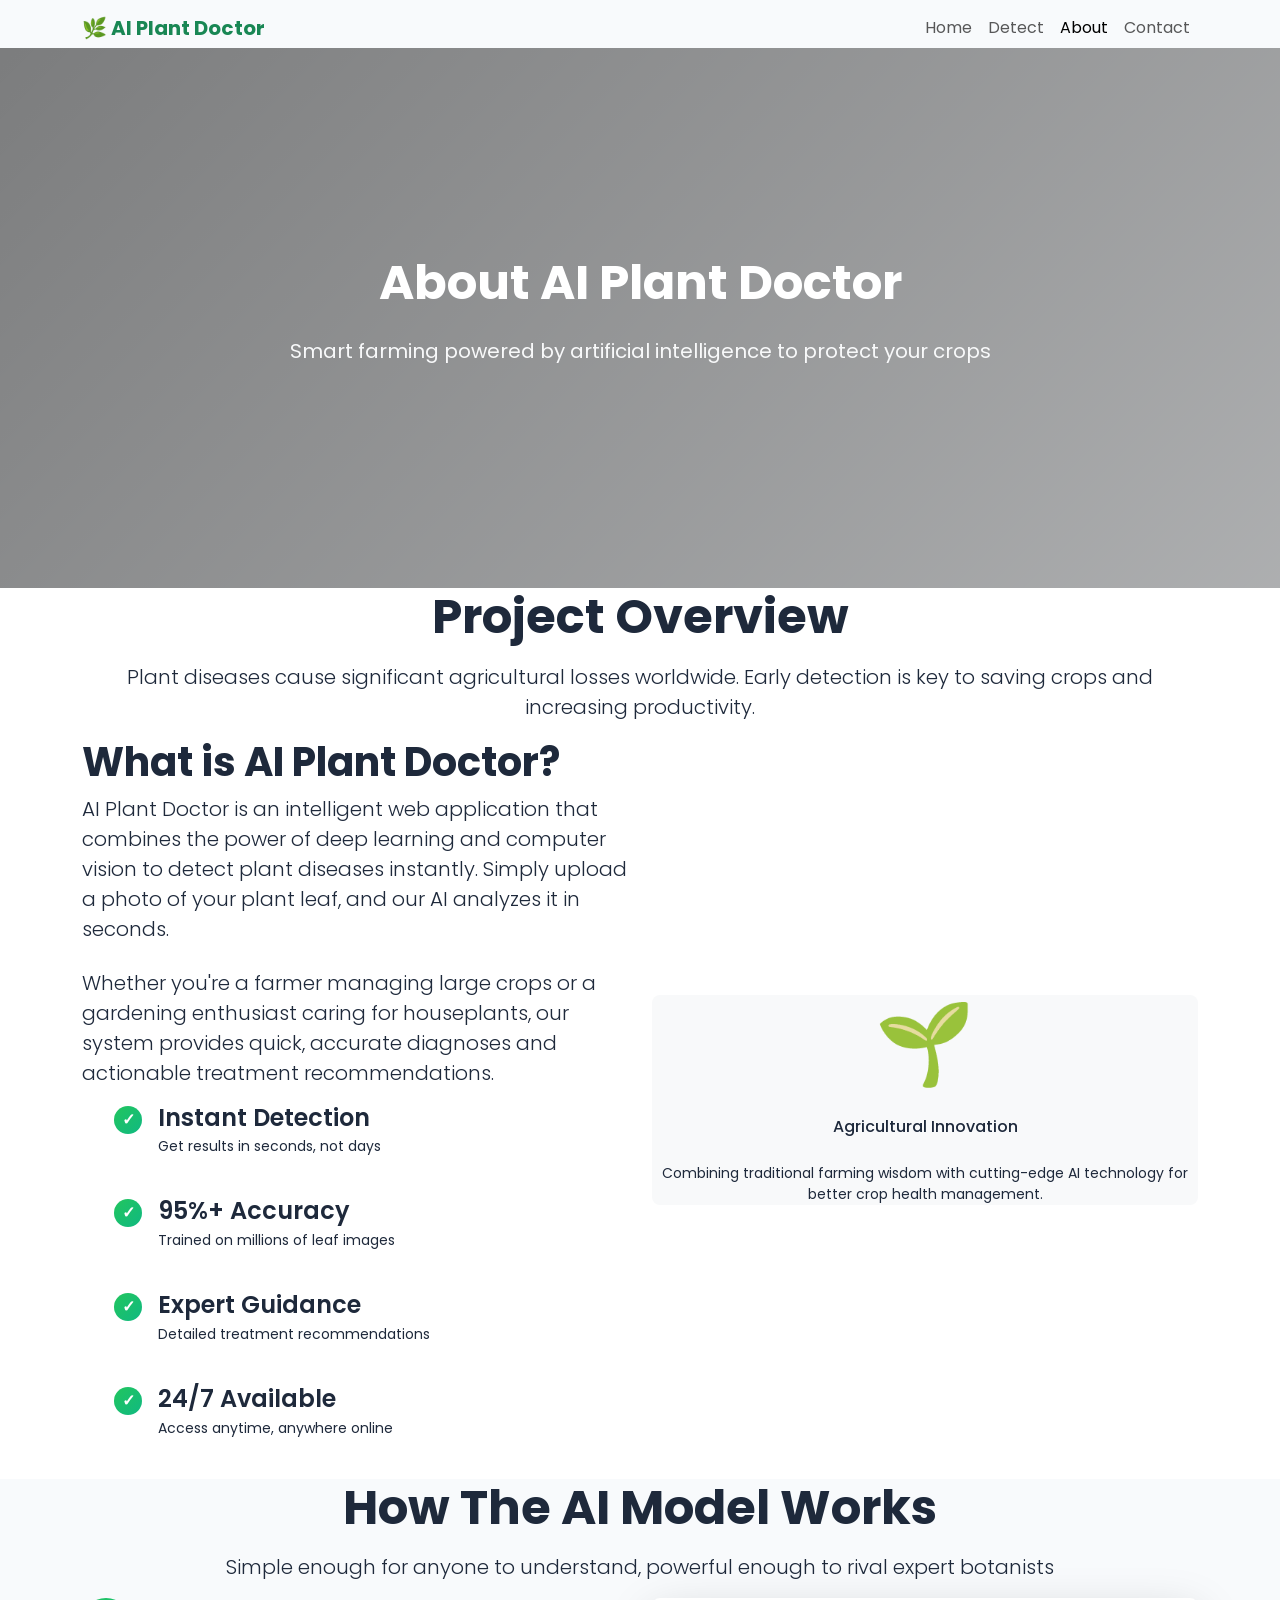
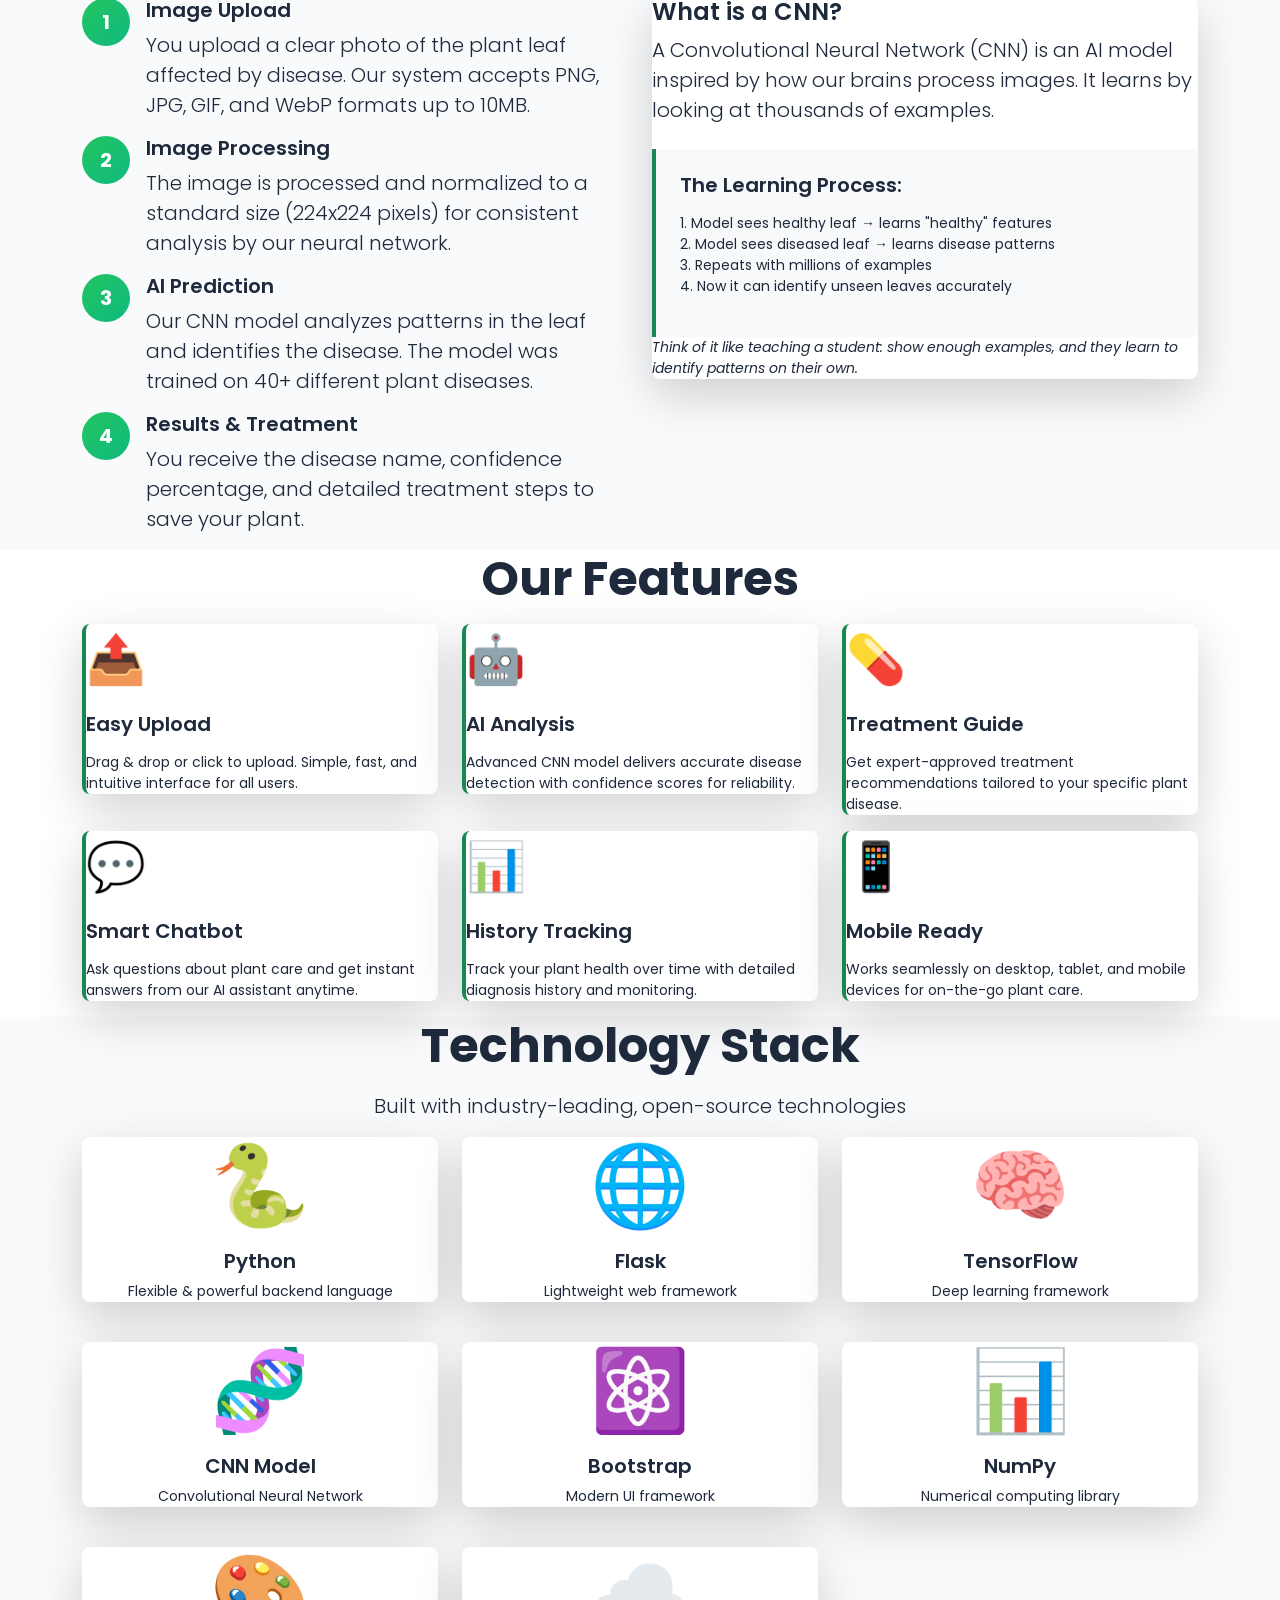
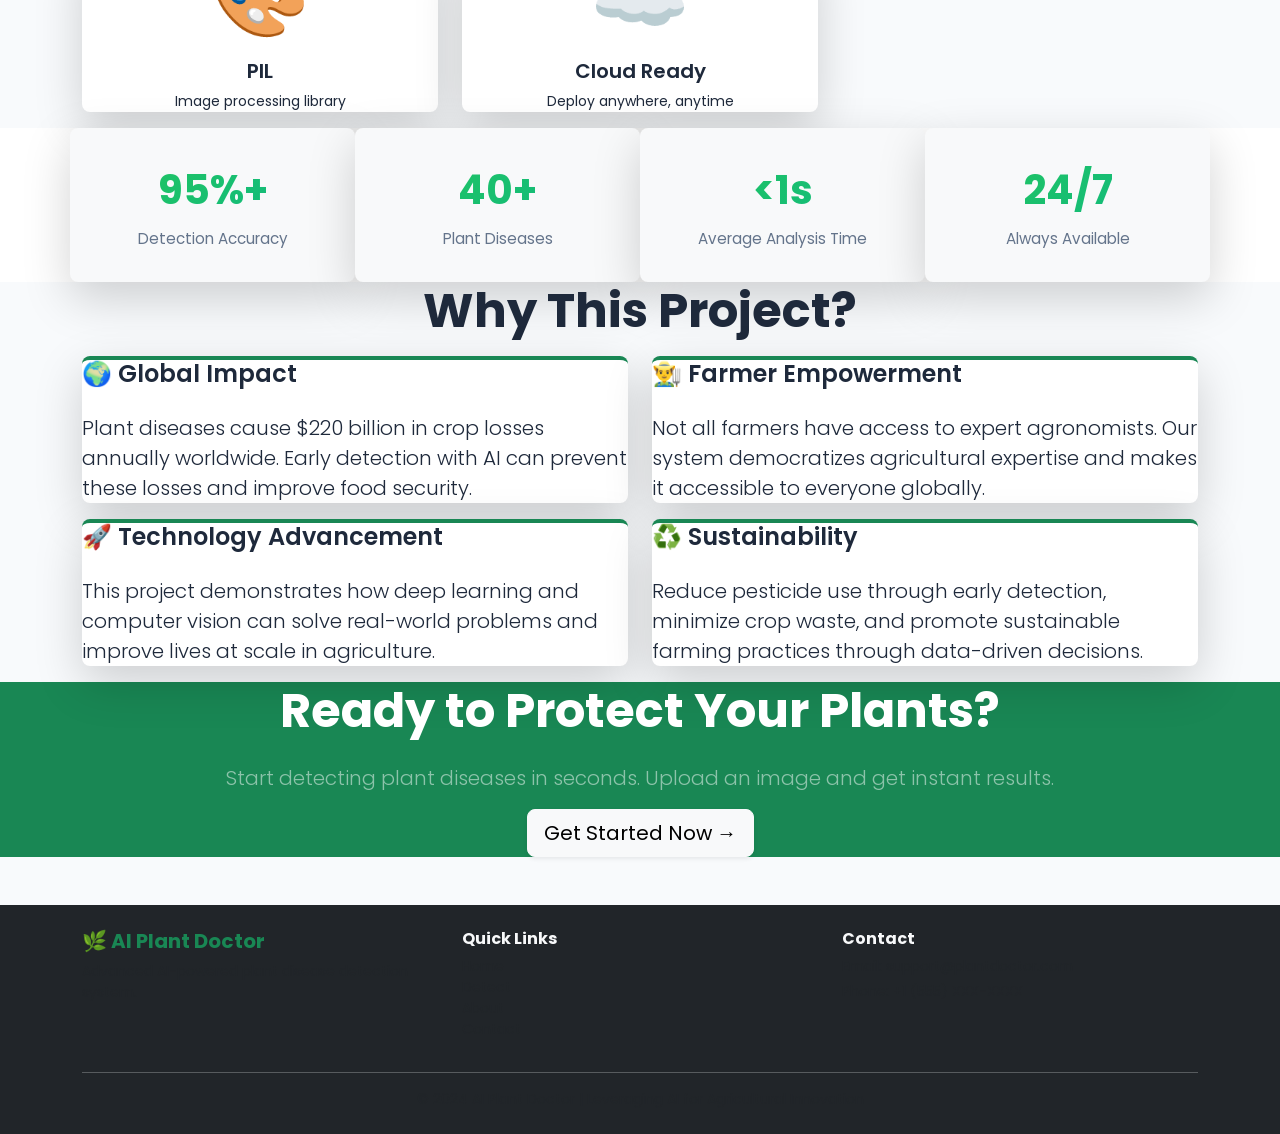
<file: templates/about.html>
<!DOCTYPE html>
<html lang="en">
<head>
<meta charset="UTF-8">
<meta name="viewport" content="width=device-width, initial-scale=1.0">
<title>About - AI Plant Doctor</title>

<!-- Bootstrap 5 CSS -->
<link
  href="https://cdn.jsdelivr.net/npm/bootstrap@5.3.3/dist/css/bootstrap.min.css"
  rel="stylesheet"
  integrity="sha384-QWTKZyjpPEjISv5WaRU9OFeRpok6YctnYmDr5pNlyT2bRjXh0JMhjY6hW+ALEwIH"
  crossorigin="anonymous"
/>

<link
  href="https://fonts.googleapis.com/css2?family=Poppins:wght@300;400;500;600;700&display=swap"
  rel="stylesheet"
/>

<style>
* {
  font-family: 'Poppins', sans-serif;
  margin: 0;
  padding: 0;
  box-sizing: border-box;
}

body {
  background: #f8fafc;
  color: #1e293b;
}

.hero {
  background: linear-gradient(135deg, rgba(0, 0, 0, 0.5) 0%, rgba(0, 0, 0, 0.3) 100%),
              url("https://images.unsplash.com/photo-1574182645212-7adbc8376e67?auto=format&fit=crop&w=2000&q=90");
  background-size: cover;
  background-position: center;
  min-height: 60vh;
}

/* Animations */
@keyframes fadeIn {
  from {
    opacity: 0;
    transform: translateY(20px);
  }
  to {
    opacity: 1;
    transform: translateY(0);
  }
}

@keyframes slideInLeft {
  from {
    opacity: 0;
    transform: translateX(-40px);
  }
  to {
    opacity: 1;
    transform: translateX(0);
  }
}

@keyframes slideInRight {
  from {
    opacity: 0;
    transform: translateX(40px);
  }
  to {
    opacity: 1;
    transform: translateX(0);
  }
}

@keyframes scaleUp {
  from {
    opacity: 0;
    transform: scale(0.95);
  }
  to {
    opacity: 1;
    transform: scale(1);
  }
}

.animate-fade-in {
  animation: fadeIn 0.6s ease;
}

.animate-slide-left {
  animation: slideInLeft 0.7s ease;
}

.animate-slide-right {
  animation: slideInRight 0.7s ease;
}

.animate-scale-up {
  animation: scaleUp 0.6s ease;
}

/* Card hover effect */
.card-hover:hover {
  transform: translateY(-8px);
  box-shadow: 0 25px 50px -12px rgba(0, 0, 0, 0.15);
}

/* Feature icons */
.feature-icon {
  font-size: 3rem;
  margin-bottom: 1rem;
  transition: transform 0.3s ease;
}

.card-hover:hover .feature-icon {
  transform: scale(1.1);
}

/* Smooth transitions */
a, button {
  transition: all 0.3s cubic-bezier(0.4, 0, 0.2, 1);
}

.btn-primary:hover {
  transform: translateY(-2px);
  box-shadow: 0 20px 25px -5px rgba(34, 197, 94, 0.3);
}

/* Mobile menu */
.mobile-menu {
  max-height: 0;
  overflow: hidden;
  transition: max-height 0.3s ease;
}

.mobile-menu.active {
  max-height: 300px;
}

/* Section styling */
.section-title {
  position: relative;
  display: inline-block;
  padding-bottom: 0.75rem;
  margin-bottom: 2rem;
}

.section-title::after {
  content: '';
  position: absolute;
  bottom: 0;
  left: 0;
  width: 60px;
  height: 4px;
  background: linear-gradient(90deg, #22c55e, #10b981);
  border-radius: 999px;
}

/* Benefits list */
.benefits-list {
  list-style: none;
}

.benefits-list li {
  display: flex;
  align-items: flex-start;
  margin-bottom: 1.5rem;
  gap: 1rem;
}

.benefits-list li::before {
  content: '✓';
  display: inline-flex;
  align-items: center;
  justify-content: center;
  width: 28px;
  height: 28px;
  background: linear-gradient(135deg, #22c55e, #10b981);
  color: white;
  border-radius: 50%;
  font-weight: bold;
  flex-shrink: 0;
  margin-top: 2px;
}

/* Process steps */
.process-step {
  position: relative;
  padding-left: 4rem;
}

.process-step::before {
  content: attr(data-number);
  position: absolute;
  left: 0;
  top: 0;
  display: flex;
  align-items: center;
  justify-content: center;
  width: 3rem;
  height: 3rem;
  background: linear-gradient(135deg, #22c55e, #10b981);
  color: white;
  border-radius: 50%;
  font-weight: bold;
  font-size: 1.25rem;
}

/* Stats */
.stat-card {
  text-align: center;
  padding: 2rem;
}

.stat-number {
  font-size: 2.5rem;
  font-weight: 700;
  background: linear-gradient(135deg, #22c55e, #10b981);
  -webkit-background-clip: text;
  -webkit-text-fill-color: transparent;
  background-clip: text;
  margin-bottom: 0.5rem;
}

.stat-label {
  color: #64748b;
  font-size: 0.95rem;
}
</style>
</head>

<body>

  <!-- NAVBAR -->
  <nav class="navbar navbar-expand-lg navbar-light nav-bg fixed-top">
    <div class="container">
      <a class="navbar-brand fw-bold text-success" href="/">🌿 AI Plant Doctor</a>
      <button
        class="navbar-toggler"
        type="button"
        data-bs-toggle="collapse"
        data-bs-target="#navMenu"
        aria-controls="navMenu"
        aria-expanded="false"
        aria-label="Toggle navigation"
      >
        <span class="navbar-toggler-icon"></span>
      </button>

      <div class="collapse navbar-collapse" id="navMenu">
        <ul class="navbar-nav ms-auto mb-2 mb-lg-0">
          <li class="nav-item">
            <a class="nav-link" href="/">Home</a>
          </li>
          <li class="nav-item">
            <a class="nav-link" href="/#detect">Detect</a>
          </li>
          <li class="nav-item">
            <a class="nav-link active" href="/about">About</a>
          </li>
          <li class="nav-item">
            <a class="nav-link" href="/contact">Contact</a>
          </li>
        </ul>
      </div>
    </div>
  </nav>

  <div class="pt-5">

<!-- HERO SECTION -->
<section class="hero d-flex align-items-center justify-content-center text-center text-white">
<div class="container">
<div class="py-5">
<h1 class="display-5 fw-bold mb-4">About AI Plant Doctor</h1>
<p class="lead fw-normal text-light">Smart farming powered by artificial intelligence to protect your crops</p>
</div>
</div>
</section>

<!-- PROJECT OVERVIEW -->
<section class="py-16 py-md-20 py-lg-24 bg-white">
<div class="container">

<div class="text-center mb-12 mb-md-16 animate-fade-in">
<h2 class="display-5 fw-bold mb-3 text-gray-900">Project Overview</h2>
<p class="lead text-gray-600 max-w-2xl mx-auto">
Plant diseases cause significant agricultural losses worldwide. Early detection is key to saving crops and increasing productivity.
</p>
</div>

<div class="row g-8 g-md-12 align-items-center">

<!-- Left: Description -->
<div class="col-lg-6 animate-slide-left">
<h3 class="display-6 fw-bold text-gray-900 mb-6">What is AI Plant Doctor?</h3>
<p class="text-gray-700 lead mb-4">
AI Plant Doctor is an intelligent web application that combines the power of deep learning and computer vision to detect plant diseases instantly. Simply upload a photo of your plant leaf, and our AI analyzes it in seconds.
</p>
<p class="text-gray-700 lead mb-6">
Whether you're a farmer managing large crops or a gardening enthusiast caring for houseplants, our system provides quick, accurate diagnoses and actionable treatment recommendations.
</p>

<ul class="benefits-list">
<li>
  <div>
    <h4 class="fw-semibold text-gray-900 mb-1">Instant Detection</h4>
    <p class="text-gray-600 small">Get results in seconds, not days</p>
  </div>
</li>
<li>
  <div>
    <h4 class="fw-semibold text-gray-900 mb-1">95%+ Accuracy</h4>
    <p class="text-gray-600 small">Trained on millions of leaf images</p>
  </div>
</li>
<li>
  <div>
    <h4 class="fw-semibold text-gray-900 mb-1">Expert Guidance</h4>
    <p class="text-gray-600 small">Detailed treatment recommendations</p>
  </div>
</li>
<li>
  <div>
    <h4 class="fw-semibold text-gray-900 mb-1">24/7 Available</h4>
    <p class="text-gray-600 small">Access anytime, anywhere online</p>
  </div>
</li>
</ul>
</div>

<!-- Right: Image -->
<div class="col-lg-6 animate-slide-right">
<div class="bg-light rounded-3 p-8 p-md-12">
<div class="text-center">
<div class="display-1 mb-4">🌱</div>
<p class="text-gray-700 fw-medium mb-4">Agricultural Innovation</p>
<p class="text-gray-600 small leading-relaxed">
Combining traditional farming wisdom with cutting-edge AI technology for better crop health management.
</p>
</div>
</div>
</div>

</div>

</div>
</section>

<!-- HOW THE AI WORKS -->
<section class="py-16 py-md-20 py-lg-24 bg-gray-50">
<div class="container">

<div class="text-center mb-12 mb-md-16 animate-fade-in">
<h2 class="display-5 fw-bold mb-3 text-gray-900">How The AI Model Works</h2>
<p class="lead text-gray-600 max-w-2xl mx-auto">
Simple enough for anyone to understand, powerful enough to rival expert botanists
</p>
</div>

<div class="row g-8 g-md-12 mb-12">

<!-- Process Steps -->
<div class="col-lg-6 animate-slide-left">

<div class="process-step mb-6" data-number="1">
<h4 class="h5 fw-semibold text-gray-900 mb-2">Image Upload</h4>
<p class="text-gray-600 lead">
You upload a clear photo of the plant leaf affected by disease. Our system accepts PNG, JPG, GIF, and WebP formats up to 10MB.
</p>
</div>

<div class="process-step mb-6" data-number="2">
<h4 class="h5 fw-semibold text-gray-900 mb-2">Image Processing</h4>
<p class="text-gray-600 lead">
The image is processed and normalized to a standard size (224x224 pixels) for consistent analysis by our neural network.
</p>
</div>

<div class="process-step mb-6" data-number="3">
<h4 class="h5 fw-semibold text-gray-900 mb-2">AI Prediction</h4>
<p class="text-gray-600 lead">
Our CNN model analyzes patterns in the leaf and identifies the disease. The model was trained on 40+ different plant diseases.
</p>
</div>

<div class="process-step mb-6" data-number="4">
<h4 class="h5 fw-semibold text-gray-900 mb-2">Results & Treatment</h4>
<p class="text-gray-600 lead">
You receive the disease name, confidence percentage, and detailed treatment steps to save your plant.
</p>
</div>

</div>

<!-- Visual Explanation -->
<div class="col-lg-6 animate-slide-right">
<div class="bg-white rounded-3 shadow-lg p-8 p-md-12">
<h4 class="h4 fw-semibold text-gray-900 mb-6">What is a CNN?</h4>
<p class="text-gray-700 lead mb-4">
A Convolutional Neural Network (CNN) is an AI model inspired by how our brains process images. It learns by looking at thousands of examples.
</p>

<div class="bg-light border-start border-success border-4 p-4 rounded-end mb-6">
<h5 class="fw-semibold text-gray-900 mb-3">The Learning Process:</h5>
<ol class="list-unstyled text-gray-700 small">
<li>1. Model sees healthy leaf → learns "healthy" features</li>
<li>2. Model sees diseased leaf → learns disease patterns</li>
<li>3. Repeats with millions of examples</li>
<li>4. Now it can identify unseen leaves accurately</li>
</ol>
</div>

<p class="text-gray-600 small fst-italic">
Think of it like teaching a student: show enough examples, and they learn to identify patterns on their own.
</p>
</div>

</div>

</div>
</section>

<!-- KEY FEATURES -->
<section class="py-16 py-md-20 py-lg-24 bg-white">
<div class="container">

<div class="text-center mb-12 mb-md-16 animate-fade-in">
<h2 class="display-5 fw-bold mb-3 text-gray-900">Our Features</h2>
</div>

<div class="row g-6 g-md-8">

<!-- Feature 1 -->
<div class="col-sm-6 col-lg-4 card-hover">
<div class="bg-white rounded-3 shadow-lg p-8 border-start border-success border-4 animate-scale-up">
<div class="feature-icon">📤</div>
<h3 class="h5 fw-semibold text-gray-900 mb-3">Easy Upload</h3>
<p class="text-gray-600 small leading-relaxed">
Drag & drop or click to upload. Simple, fast, and intuitive interface for all users.
</p>
</div>
</div>

<!-- Feature 2 -->
<div class="col-sm-6 col-lg-4 card-hover">
<div class="bg-white rounded-3 shadow-lg p-8 border-start border-success border-4 animate-scale-up" style="animation-delay: 0.1s;">
<div class="feature-icon">🤖</div>
<h3 class="h5 fw-semibold text-gray-900 mb-3">AI Analysis</h3>
<p class="text-gray-600 small leading-relaxed">
Advanced CNN model delivers accurate disease detection with confidence scores for reliability.
</p>
</div>
</div>

<!-- Feature 3 -->
<div class="col-sm-6 col-lg-4 card-hover">
<div class="bg-white rounded-3 shadow-lg p-8 border-start border-success border-4 animate-scale-up" style="animation-delay: 0.2s;">
<div class="feature-icon">💊</div>
<h3 class="h5 fw-semibold text-gray-900 mb-3">Treatment Guide</h3>
<p class="text-gray-600 small leading-relaxed">
Get expert-approved treatment recommendations tailored to your specific plant disease.
</p>
</div>
</div>

<!-- Feature 4 -->
<div class="col-sm-6 col-lg-4 card-hover">
<div class="bg-white rounded-3 shadow-lg p-8 border-start border-success border-4 animate-scale-up" style="animation-delay: 0.3s;">
<div class="feature-icon">💬</div>
<h3 class="h5 fw-semibold text-gray-900 mb-3">Smart Chatbot</h3>
<p class="text-gray-600 small leading-relaxed">
Ask questions about plant care and get instant answers from our AI assistant anytime.
</p>
</div>
</div>

<!-- Feature 5 -->
<div class="col-sm-6 col-lg-4 card-hover">
<div class="bg-white rounded-3 shadow-lg p-8 border-start border-success border-4 animate-scale-up" style="animation-delay: 0.4s;">
<div class="feature-icon">📊</div>
<h3 class="h5 fw-semibold text-gray-900 mb-3">History Tracking</h3>
<p class="text-gray-600 small leading-relaxed">
Track your plant health over time with detailed diagnosis history and monitoring.
</p>
</div>
</div>

<!-- Feature 6 -->
<div class="col-sm-6 col-lg-4 card-hover">
<div class="bg-white rounded-3 shadow-lg p-8 border-start border-success border-4 animate-scale-up" style="animation-delay: 0.5s;">
<div class="feature-icon">📱</div>
<h3 class="h5 fw-semibold text-gray-900 mb-3">Mobile Ready</h3>
<p class="text-gray-600 small leading-relaxed">
Works seamlessly on desktop, tablet, and mobile devices for on-the-go plant care.
</p>
</div>
</div>

</div>

</div>
</section>

<!-- TECHNOLOGY STACK -->
<section class="py-16 py-md-20 py-lg-24 bg-gray-50">
<div class="container">

<div class="text-center mb-12 mb-md-16 animate-fade-in">
<h2 class="display-5 fw-bold mb-3 text-gray-900">Technology Stack</h2>
<p class="lead text-gray-600 max-w-2xl mx-auto">
Built with industry-leading, open-source technologies
</p>
</div>

<div class="row g-4 g-md-6">

<!-- Tech 1 -->
<div class="col-sm-6 col-lg-4 card-hover">
<div class="bg-white rounded-3 shadow-lg p-6 p-md-8 text-center">
<div class="display-1 mb-3">🐍</div>
<h4 class="h5 fw-semibold text-gray-900 mb-2">Python</h4>
<p class="text-gray-600 small">Flexible & powerful backend language</p>
</div>
</div>

<!-- Tech 2 -->
<div class="col-sm-6 col-lg-4 card-hover">
<div class="bg-white rounded-3 shadow-lg p-6 p-md-8 text-center">
<div class="display-1 mb-3">🌐</div>
<h4 class="h5 fw-semibold text-gray-900 mb-2">Flask</h4>
<p class="text-gray-600 small">Lightweight web framework</p>
</div>
</div>

<!-- Tech 3 -->
<div class="col-sm-6 col-lg-4 card-hover">
<div class="bg-white rounded-3 shadow-lg p-6 p-md-8 text-center">
<div class="display-1 mb-3">🧠</div>
<h4 class="h5 fw-semibold text-gray-900 mb-2">TensorFlow</h4>
<p class="text-gray-600 small">Deep learning framework</p>
</div>
</div>

<!-- Tech 4 -->
<div class="col-sm-6 col-lg-4 card-hover">
<div class="bg-white rounded-3 shadow-lg p-6 p-md-8 text-center">
<div class="display-1 mb-3">🧬</div>
<h4 class="h5 fw-semibold text-gray-900 mb-2">CNN Model</h4>
<p class="text-gray-600 small">Convolutional Neural Network</p>
</div>
</div>

<!-- Tech 5 -->
<div class="col-sm-6 col-lg-4 card-hover">
<div class="bg-white rounded-3 shadow-lg p-6 p-md-8 text-center">
<div class="display-1 mb-3">⚛️</div>
<h4 class="h5 fw-semibold text-gray-900 mb-2">Bootstrap</h4>
<p class="text-gray-600 small">Modern UI framework</p>
</div>
</div>

<!-- Tech 6 -->
<div class="col-sm-6 col-lg-4 card-hover">
<div class="bg-white rounded-3 shadow-lg p-6 p-md-8 text-center">
<div class="display-1 mb-3">📊</div>
<h4 class="h5 fw-semibold text-gray-900 mb-2">NumPy</h4>
<p class="text-gray-600 small">Numerical computing library</p>
</div>
</div>

<!-- Tech 7 -->
<div class="col-sm-6 col-lg-4 card-hover">
<div class="bg-white rounded-3 shadow-lg p-6 p-md-8 text-center">
<div class="display-1 mb-3">🎨</div>
<h4 class="h5 fw-semibold text-gray-900 mb-2">PIL</h4>
<p class="text-gray-600 small">Image processing library</p>
</div>
</div>

<!-- Tech 8 -->
<div class="col-sm-6 col-lg-4 card-hover">
<div class="bg-white rounded-3 shadow-lg p-6 p-md-8 text-center">
<div class="display-1 mb-3">☁️</div>
<h4 class="h5 fw-semibold text-gray-900 mb-2">Cloud Ready</h4>
<p class="text-gray-600 small">Deploy anywhere, anytime</p>
</div>
</div>

</div>

</div>
</section>

<!-- STATISTICS -->
<section class="py-16 py-md-20 py-lg-24 bg-white">
<div class="container">

<div class="row g-6 g-md-8">

<!-- Stat 1 -->
<div class="col-sm-6 col-lg-3 stat-card card-hover bg-light rounded-3 shadow-lg">
<div class="stat-number">95%+</div>
<div class="stat-label">Detection Accuracy</div>
</div>

<!-- Stat 2 -->
<div class="col-sm-6 col-lg-3 stat-card card-hover bg-light rounded-3 shadow-lg">
<div class="stat-number">40+</div>
<div class="stat-label">Plant Diseases</div>
</div>

<!-- Stat 3 -->
<div class="col-sm-6 col-lg-3 stat-card card-hover bg-light rounded-3 shadow-lg">
<div class="stat-number">&lt;1s</div>
<div class="stat-label">Average Analysis Time</div>
</div>

<!-- Stat 4 -->
<div class="col-sm-6 col-lg-3 stat-card card-hover bg-light rounded-3 shadow-lg">
<div class="stat-number">24/7</div>
<div class="stat-label">Always Available</div>
</div>

</div>

</div>
</section>

<!-- WHY THIS PROJECT -->
<section class="py-16 py-md-20 py-lg-24 bg-gray-50">
<div class="container">

<div class="text-center mb-12 mb-md-16 animate-fade-in">
<h2 class="display-5 fw-bold mb-3 text-gray-900">Why This Project?</h2>
</div>

<div class="row g-8 g-md-12">

<!-- Reason 1 -->
<div class="col-lg-6 card-hover">
<div class="bg-white rounded-3 shadow-lg p-8 p-md-10 border-top border-success border-4">
<h4 class="h4 fw-semibold text-gray-900 mb-4">🌍 Global Impact</h4>
<p class="text-gray-600 lead">
Plant diseases cause $220 billion in crop losses annually worldwide. Early detection with AI can prevent these losses and improve food security.
</p>
</div>
</div>

<!-- Reason 2 -->
<div class="col-lg-6 card-hover">
<div class="bg-white rounded-3 shadow-lg p-8 p-md-10 border-top border-success border-4">
<h4 class="h4 fw-semibold text-gray-900 mb-4">👨‍🌾 Farmer Empowerment</h4>
<p class="text-gray-600 lead">
Not all farmers have access to expert agronomists. Our system democratizes agricultural expertise and makes it accessible to everyone globally.
</p>
</div>
</div>

<!-- Reason 3 -->
<div class="col-lg-6 card-hover">
<div class="bg-white rounded-3 shadow-lg p-8 p-md-10 border-top border-success border-4">
<h4 class="h4 fw-semibold text-gray-900 mb-4">🚀 Technology Advancement</h4>
<p class="text-gray-600 lead">
This project demonstrates how deep learning and computer vision can solve real-world problems and improve lives at scale in agriculture.
</p>
</div>
</div>

<!-- Reason 4 -->
<div class="col-lg-6 card-hover">
<div class="bg-white rounded-3 shadow-lg p-8 p-md-10 border-top border-success border-4">
<h4 class="h4 fw-semibold text-gray-900 mb-4">♻️ Sustainability</h4>
<p class="text-gray-600 lead">
Reduce pesticide use through early detection, minimize crop waste, and promote sustainable farming practices through data-driven decisions.
</p>
</div>
</div>

</div>

</div>
</section>

<!-- CTA SECTION -->
<section class="py-16 py-md-20 py-lg-24 bg-success text-white">
<div class="container">
<div class="text-center animate-fade-in">

<h2 class="display-5 fw-bold mb-4 mb-md-6">Ready to Protect Your Plants?</h2>
<p class="lead mb-8 text-white-50">
Start detecting plant diseases in seconds. Upload an image and get instant results.
</p>

<a href="/" class="btn btn-light btn-lg shadow-sm">
Get Started Now →
</a>

</div>
</div>
</section>

<!-- FOOTER -->
<footer class="bg-dark text-light py-4 mt-5">
<div class="container">
<div class="row g-4">
<div class="col-md-4">
<h5 class="fw-bold text-success">🌿 AI Plant Doctor</h5>
<p class="small text-muted">Advanced AI-powered plant disease detection system.</p>
</div>
<div class="col-md-4">
<h6 class="fw-bold">Quick Links</h6>
<ul class="list-unstyled small">
<li><a href="/" class="text-muted text-decoration-none">Home</a></li>
<li><a href="/#detect" class="text-muted text-decoration-none">Detect</a></li>
<li><a href="/about" class="text-muted text-decoration-none">About</a></li>
<li><a href="/contact" class="text-muted text-decoration-none">Contact</a></li>
</ul>
</div>
<div class="col-md-4">
<h6 class="fw-bold">Contact</h6>
<p class="small text-muted mb-1">Email: support@plantdoctor.com</p>
<p class="small text-muted">Phone: +1 (555) XXX-XXXX</p>
</div>
</div>
<hr class="my-3">
<p class="text-center small text-muted mb-0">© 2024 AI Plant Doctor | Leveraging AI for Agricultural Innovation</p>
</div>
</footer>

<script
src="https://cdn.jsdelivr.net/npm/bootstrap@5.3.3/dist/js/bootstrap.bundle.min.js"
integrity="sha384-YvpcrYf0tY3lHB60NNkmXc5s9fDVZLESaAA55NDzOxhy9GkcIdslK1eN7N6jIeHz"
crossorigin="anonymous"
></script>

<script>
// Smooth scroll for anchor links
document.querySelectorAll('a[href^="#"]').forEach(anchor => {
anchor.addEventListener('click', function (e) {
e.preventDefault();
const target = document.querySelector(this.getAttribute('href'));
if (target) {
target.scrollIntoView({ behavior: 'smooth' });
}
});
});

// Intersection Observer for animations
const observerOptions = {
threshold: 0.1,
rootMargin: '0px 0px -100px 0px'
};

const observer = new IntersectionObserver(function(entries) {
entries.forEach(entry => {
if (entry.isIntersecting) {
entry.target.style.opacity = '1';
observer.unobserve(entry.target);
}
});
}, observerOptions);

// Observe elements for lazy animation
document.querySelectorAll('.animate-fade-in, .animate-slide-left, .animate-slide-right, .animate-scale-up').forEach(el => {
observer.observe(el);
});
</script>
</body>
</html>
</file>
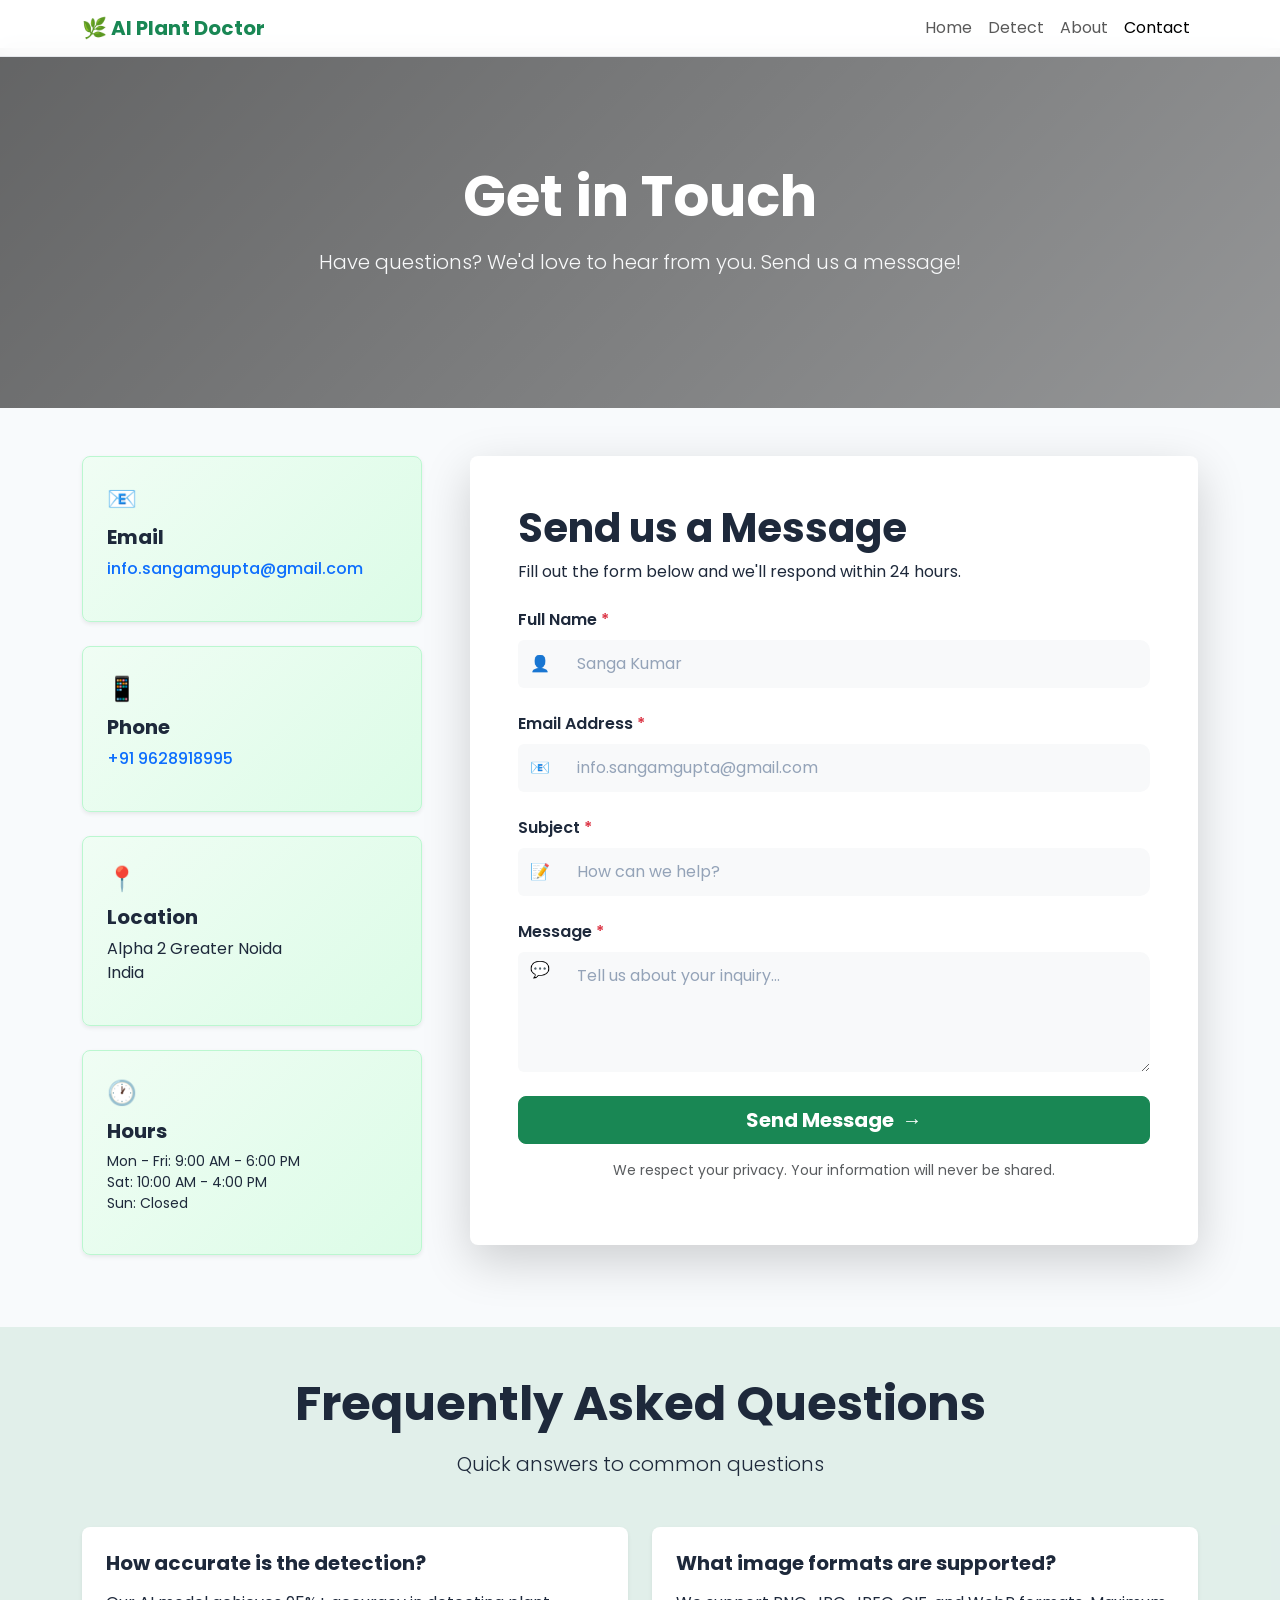
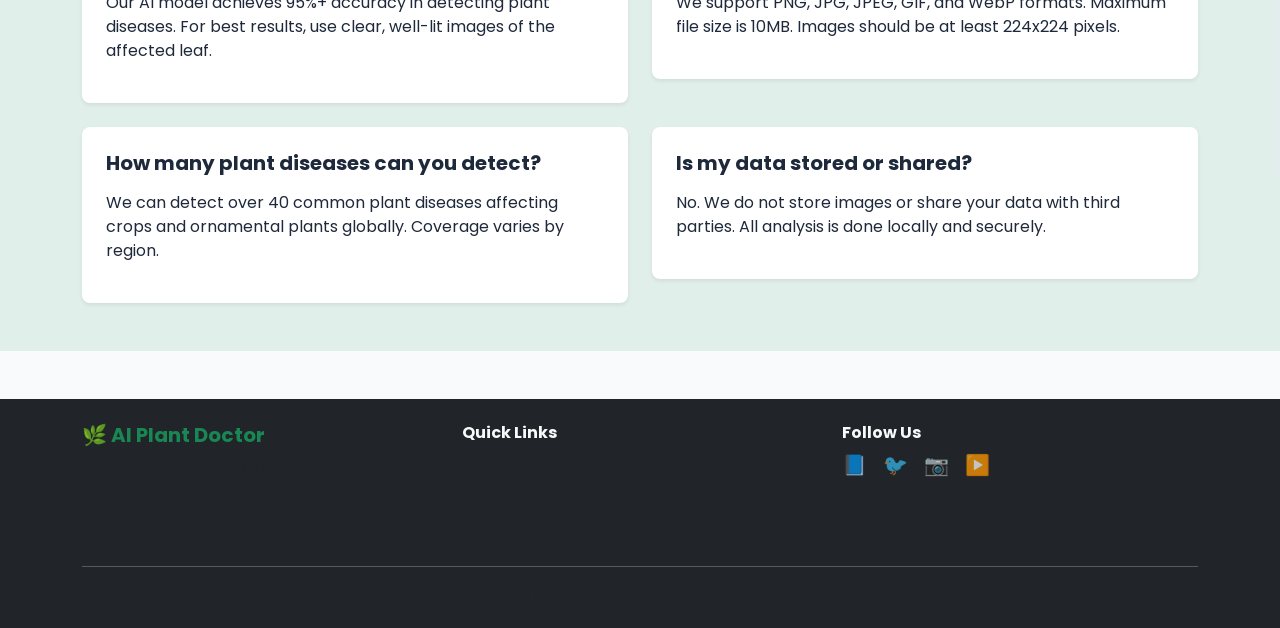
<file: templates/contact.html>
<!DOCTYPE html>
<html lang="en">
<head>
<meta charset="UTF-8">
<meta name="viewport" content="width=device-width, initial-scale=1.0">
<title>Contact Us - AI Plant Doctor</title>

<!-- Bootstrap 5 CSS -->
<link
  href="https://cdn.jsdelivr.net/npm/bootstrap@5.3.3/dist/css/bootstrap.min.css"
  rel="stylesheet"
  integrity="sha384-QWTKZyjpPEjISv5WaRU9OFeRpok6YctnYmDr5pNlyT2bRjXh0JMhjY6hW+ALEwIH"
  crossorigin="anonymous"
/>
<link href="https://fonts.googleapis.com/css2?family=Poppins:wght@300;400;500;600;700&display=swap" rel="stylesheet">

<style>
* {
  font-family: 'Poppins', sans-serif;
  margin: 0;
  padding: 0;
  box-sizing: border-box;
}

body {
  background: #f8fafc;
  color: #1e293b;
}

/* Hero background */
.hero {
  background: linear-gradient(135deg, rgba(0, 0, 0, 0.6) 0%, rgba(0, 0, 0, 0.4) 100%),
              url("https://images.unsplash.com/photo-1600880732293-757dba5981b2?auto=format&fit=crop&w=2000&q=90");
  background-size: cover;
  background-position: center;
  min-height: 40vh;
  display: flex;
  align-items: center;
  justify-content: center;
  position: relative;
}

.nav-bg {
  background: rgba(255, 255, 255, 0.95);
  backdrop-filter: blur(10px);
  border-bottom: 1px solid #e5e7eb;
}

/* Smooth transitions */
a, button {
  transition: all 0.3s cubic-bezier(0.4, 0, 0.2, 1);
}

/* Button effects */
.btn-primary:hover {
  transform: translateY(-2px);
  box-shadow: 0 20px 25px -5px rgba(34, 197, 94, 0.3);
}

.btn-glow:hover {
  box-shadow: 0 0 20px rgba(34, 197, 94, 0.4);
}

/* Form input styling */
.form-input {
  background: #f8fafc;
  border: 2px solid #e2e8f0;
  padding: 12px 16px;
  border-radius: 10px;
  font-size: 1rem;
  transition: all 0.3s ease;
  color: #1e293b;
}

.form-input:focus {
  background: #fff;
  border-color: #22c55e;
  outline: none;
  box-shadow: 0 0 0 3px rgba(34, 197, 94, 0.1);
}

.form-input::placeholder {
  color: #94a3b8;
}

/* Icon styling */
.input-icon {
  font-size: 1.5rem;
  margin-bottom: 0.5rem;
}

/* Success message animation */
@keyframes slideInDown {
  from {
    opacity: 0;
    transform: translateY(-20px);
  }
  to {
    opacity: 1;
    transform: translateY(0);
  }
}

.toast-success {
  animation: slideInDown 0.4s ease;
}

/* Fade in animation */
@keyframes fadeIn {
  from {
    opacity: 0;
    transform: translateY(20px);
  }
  to {
    opacity: 1;
    transform: translateY(0);
  }
}

.animate-fade-in {
  animation: fadeIn 0.6s ease;
}

/* Card hover effect */
.card-hover:hover {
  transform: translateY(-4px);
  box-shadow: 0 20px 25px -5px rgba(0, 0, 0, 0.1);
}

/* Contact info cards */
.info-card {
  background: linear-gradient(135deg, #f0fdf4 0%, #dcfce7 100%);
  border: 1px solid #bbf7d0;
}

.info-card:hover {
  border-color: #86efac;
}

/* Textarea styling */
textarea.form-input {
  resize: vertical;
  min-height: 120px;
  font-family: 'Poppins', sans-serif;
}
</style>
</head>

<body>

  <!-- NAVBAR -->
  <nav class="navbar navbar-expand-lg navbar-light nav-bg fixed-top">
    <div class="container">
      <a class="navbar-brand fw-bold text-success" href="/">🌿 AI Plant Doctor</a>
      <button
        class="navbar-toggler"
        type="button"
        data-bs-toggle="collapse"
        data-bs-target="#navMenu"
        aria-controls="navMenu"
        aria-expanded="false"
        aria-label="Toggle navigation"
      >
        <span class="navbar-toggler-icon"></span>
      </button>

      <div class="collapse navbar-collapse" id="navMenu">
        <ul class="navbar-nav ms-auto mb-2 mb-lg-0">
          <li class="nav-item">
            <a class="nav-link" href="/">Home</a>
          </li>
          <li class="nav-item">
            <a class="nav-link" href="/#detect">Detect</a>
          </li>
          <li class="nav-item">
            <a class="nav-link" href="/about">About</a>
          </li>
          <li class="nav-item">
            <a class="nav-link active" href="/contact">Contact</a>
          </li>
        </ul>
      </div>
    </div>
  </nav>

  <div class="pt-5">

<!-- HERO SECTION -->
<section class="hero text-white text-center animate-fade-in">
<div class="container">
<div class="px-4">
<h1 class="display-4 fw-bold mb-3">Get in Touch</h1>
<p class="lead text-light">Have questions? We'd love to hear from you. Send us a message!</p>
</div>
</div>
</section>

<!-- MAIN CONTENT -->
<div class="container py-5">

<!-- Success Message -->
<div id="successMessage" class="d-none mx-auto mb-4" style="max-width: 50rem;">
<div class="bg-light border border-success rounded-3 p-4 shadow-lg d-flex align-items-start gap-3">
<span class="display-6">✓</span>
<div>
<h3 class="h4 fw-bold text-success mb-2">Message Sent Successfully!</h3>
<p class="text-success mb-0">Thank you for reaching out. We'll get back to you as soon as possible.</p>
</div>
</div>
</div>

<div class="row g-5">

<!-- Contact Information -->
<div class="col-lg-4">

<div class="mb-4">

<!-- Email Card -->
<div class="info-card p-4 rounded-3 card-hover shadow-sm mb-4">
<div class="input-icon">📧</div>
<h3 class="h5 fw-bold text-gray-900 mb-2">Email</h3>
<p class="text-gray-600">
<a href="mailto:info.sangamgupta@gmail.com" class="text-decoration-none fw-medium">
info.sangamgupta@gmail.com
</a>
</p>
</div>

<!-- Phone Card -->
<div class="info-card p-4 rounded-3 card-hover shadow-sm mb-4">
<div class="input-icon">📱</div>
<h3 class="h5 fw-bold text-gray-900 mb-2">Phone</h3>
<p class="text-gray-600">
<a href="tel:+919628918995" class="text-decoration-none fw-medium">
+91 9628918995
</a>
</p>
</div>

<!-- Location Card -->
<div class="info-card p-4 rounded-3 card-hover shadow-sm mb-4">
<div class="input-icon">📍</div>
<h3 class="h5 fw-bold text-gray-900 mb-2">Location</h3>
<p class="text-gray-600">
Alpha 2 Greater Noida<br>
India
</p>
</div>

<!-- Hours Card -->
<div class="info-card p-4 rounded-3 card-hover shadow-sm">
<div class="input-icon">🕐</div>
<h3 class="h5 fw-bold text-gray-900 mb-2">Hours</h3>
<p class="text-gray-600 small">
Mon - Fri: 9:00 AM - 6:00 PM<br>
Sat: 10:00 AM - 4:00 PM<br>
Sun: Closed
</p>
</div>

</div>

</div>

<!-- Contact Form -->
<div class="col-lg-8">

<div class="bg-white rounded-3 shadow-lg p-5 animate-fade-in">

<h2 class="display-6 fw-bold mb-2 text-gray-900">Send us a Message</h2>
<p class="text-gray-600 mb-4">Fill out the form below and we'll respond within 24 hours.</p>

<form id="contactForm" onsubmit="return handleFormSubmit(event)">

<!-- Name Field -->
<div class="mb-4">
<label for="name" class="form-label fw-semibold text-gray-700">
Full Name <span class="text-danger">*</span>
</label>
<div class="input-group">
<span class="input-group-text bg-light border-0">👤</span>
<input
  type="text"
  id="name"
  name="name"
  placeholder="Sanga Kumar"
  class="form-control form-input border-0 bg-light"
  required>
</div>
</div>

<!-- Email Field -->
<div class="mb-4">
<label for="email" class="form-label fw-semibold text-gray-700">
Email Address <span class="text-danger">*</span>
</label>
<div class="input-group">
<span class="input-group-text bg-light border-0">📧</span>
<input
  type="email"
  id="email"
  name="email"
  placeholder="info.sangamgupta@gmail.com"
  class="form-control form-input border-0 bg-light"
  required>
</div>
</div>

<!-- Subject Field -->
<div class="mb-4">
<label for="subject" class="form-label fw-semibold text-gray-700">
Subject <span class="text-danger">*</span>
</label>
<div class="input-group">
<span class="input-group-text bg-light border-0">📝</span>
<input
  type="text"
  id="subject"
  name="subject"
  placeholder="How can we help?"
  class="form-control form-input border-0 bg-light"
  required>
</div>
</div>

<!-- Message Field -->
<div class="mb-4">
<label for="message" class="form-label fw-semibold text-gray-700">
Message <span class="text-danger">*</span>
</label>
<div class="input-group">
<span class="input-group-text bg-light border-0 align-items-start">💬</span>
<textarea
  id="message"
  name="message"
  placeholder="Tell us about your inquiry..."
  class="form-control form-input border-0 bg-light"
  required></textarea>
</div>
</div>

<!-- Submit Button -->
<button
  type="submit"
  class="btn btn-success btn-lg w-100 btn-glow fw-bold d-flex align-items-center justify-content-center gap-2">
<span>Send Message</span>
<span id="btnIcon">→</span>
</button>

<!-- Form Note -->
<p class="text-center text-muted small mt-3">
We respect your privacy. Your information will never be shared.
</p>

</form>

</div>

</div>

</div>

</div>

<!-- FAQ Section -->
<section class="bg-success bg-opacity-10 py-5">
<div class="container">

<div class="text-center mb-5 animate-fade-in">
<h2 class="display-5 fw-bold mb-3 text-gray-900">Frequently Asked Questions</h2>
<p class="lead text-gray-600">Quick answers to common questions</p>
</div>

<div class="row g-4">

<!-- FAQ Item 1 -->
<div class="col-md-6">
<div class="bg-white rounded-3 p-4 shadow-sm">
<h3 class="h5 fw-bold text-gray-900 mb-3">How accurate is the detection?</h3>
<p class="text-gray-600">
Our AI model achieves 95%+ accuracy in detecting plant diseases. For best results, use clear, well-lit images of the affected leaf.
</p>
</div>
</div>

<!-- FAQ Item 2 -->
<div class="col-md-6">
<div class="bg-white rounded-3 p-4 shadow-sm">
<h3 class="h5 fw-bold text-gray-900 mb-3">What image formats are supported?</h3>
<p class="text-gray-600">
We support PNG, JPG, JPEG, GIF, and WebP formats. Maximum file size is 10MB. Images should be at least 224x224 pixels.
</p>
</div>
</div>

<!-- FAQ Item 3 -->
<div class="col-md-6">
<div class="bg-white rounded-3 p-4 shadow-sm">
<h3 class="h5 fw-bold text-gray-900 mb-3">How many plant diseases can you detect?</h3>
<p class="text-gray-600">
We can detect over 40 common plant diseases affecting crops and ornamental plants globally. Coverage varies by region.
</p>
</div>
</div>

<!-- FAQ Item 4 -->
<div class="col-md-6">
<div class="bg-white rounded-3 p-4 shadow-sm">
<h3 class="h5 fw-bold text-gray-900 mb-3">Is my data stored or shared?</h3>
<p class="text-gray-600">
No. We do not store images or share your data with third parties. All analysis is done locally and securely.
</p>
</div>
</div>

</div>

</div>
</section>

<!-- FOOTER -->
<footer class="bg-dark text-light py-4 mt-5">
    <div class="container">
      <div class="row g-4">
        <div class="col-md-4">
          <h5 class="fw-bold text-success">🌿 AI Plant Doctor</h5>
          <p class="small text-muted">Advanced AI-powered plant disease detection system.</p>
        </div>
        <div class="col-md-4">
          <h6 class="fw-bold">Quick Links</h6>
          <ul class="list-unstyled small">
            <li><a href="/" class="text-muted text-decoration-none">Home</a></li>
            <li><a href="/#detect" class="text-muted text-decoration-none">Detect</a></li>
            <li><a href="/about" class="text-muted text-decoration-none">About</a></li>
            <li><a href="/contact" class="text-muted text-decoration-none">Contact</a></li>
          </ul>
        </div>
        <div class="col-md-4">
          <h6 class="fw-bold">Follow Us</h6>
          <div class="d-flex gap-3">
            <a href="#" class="text-muted text-decoration-none fs-5">📘</a>
            <a href="#" class="text-muted text-decoration-none fs-5">🐦</a>
            <a href="#" class="text-muted text-decoration-none fs-5">📷</a>
            <a href="#" class="text-muted text-decoration-none fs-5">▶️</a>
          </div>
        </div>
      </div>
      <hr class="my-3">
      <p class="text-center small text-muted mb-0">© 2024 AI Plant Doctor | Advanced Disease Detection System</p>
    </div>
</footer>

<script
  src="https://cdn.jsdelivr.net/npm/bootstrap@5.3.3/dist/js/bootstrap.bundle.min.js"
  integrity="sha384-YvpcrYf0tY3lHB60NNkmXc5s9fDVZLESaAA55NDzOxhy9GkcIdslK1eN7N6jIeHz"
  crossorigin="anonymous"
></script>

<script>
  // Form validation and submission
  function handleFormSubmit(event) {
    event.preventDefault();

    const form = event.target;
    const name = document.getElementById('name').value.trim();
    const email = document.getElementById('email').value.trim();
    const subject = document.getElementById('subject').value.trim();
    const message = document.getElementById('message').value.trim();

    // Validation
    if (!name || !email || !subject || !message) {
      alert('Please fill in all fields.');
      return false;
    }

    // Email validation
    const emailRegex = /^[^\s@]+@[^\s@]+\.[^\s@]+$/;
    if (!emailRegex.test(email)) {
      alert('Please enter a valid email address.');
      return false;
    }

    // Show success message
    const successMessage = document.getElementById('successMessage');
    successMessage.classList.remove('d-none');

    // Scroll to success message
    successMessage.scrollIntoView({ behavior: 'smooth', block: 'center' });

    // Reset form
    form.reset();

    // Hide success message after 6 seconds
    setTimeout(() => {
      successMessage.classList.add('d-none');
    }, 6000);

    return false;
  }

  // Add input focus effects
  document.querySelectorAll('.form-input').forEach(input => {
    input.addEventListener('focus', function() {
      this.style.borderColor = '#22c55e';
      this.style.boxShadow = '0 0 0 3px rgba(34, 197, 94, 0.1)';
    });

    input.addEventListener('blur', function() {
      this.style.borderColor = '#e2e8f0';
      this.style.boxShadow = 'none';
    });
  });
</script>
</body>
</html>
</file>
